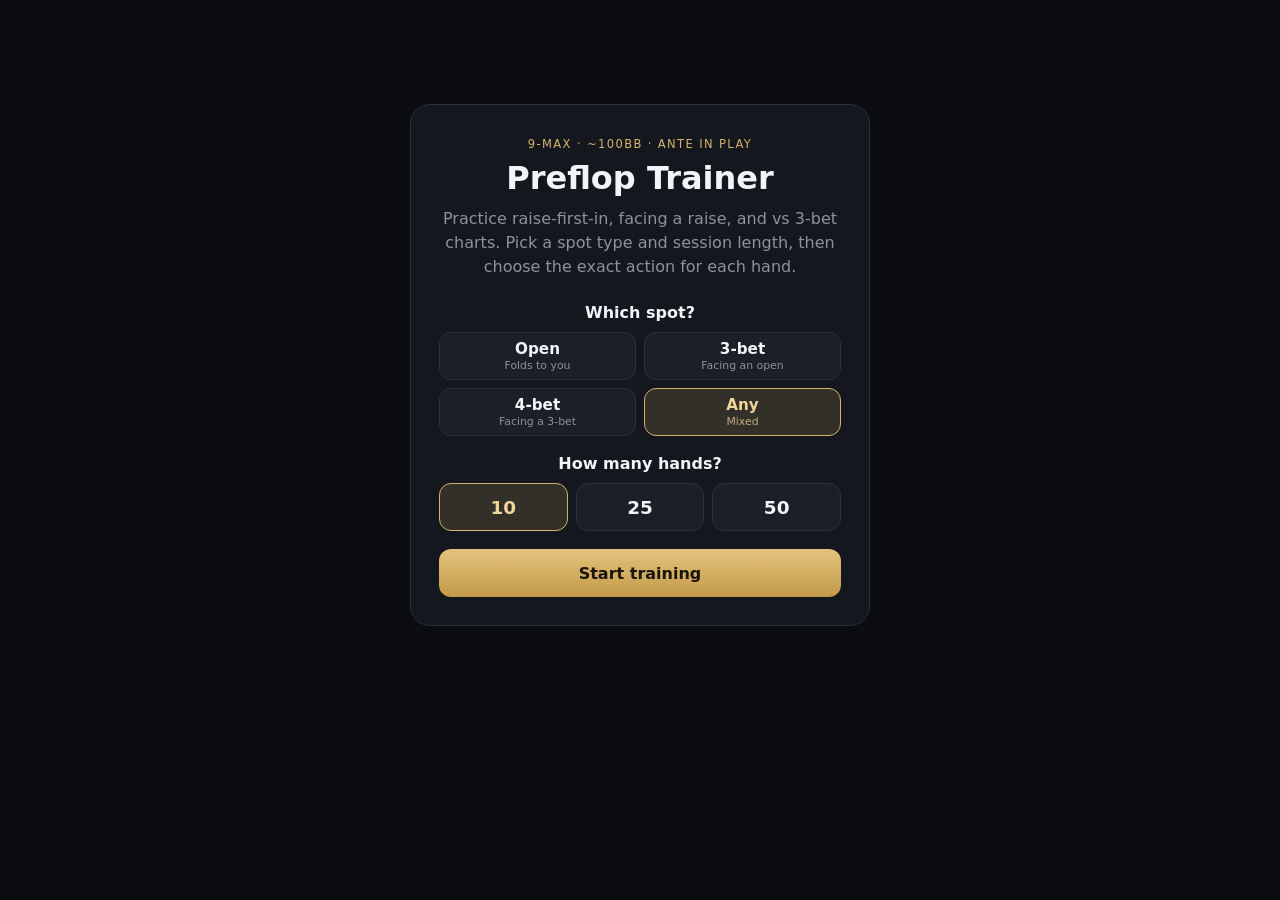
<file: poker/index.html>
<!DOCTYPE html>
<html lang="en">
  <head>
    <meta charset="UTF-8" />
    <meta
      name="viewport"
      content="width=device-width, initial-scale=1, viewport-fit=cover"
    />
    <meta name="theme-color" content="#0b0d11" />
    <title>Preflop Trainer</title>
    <link rel="stylesheet" href="./css/styles.css?v=8" />
  </head>
  <body>
    <section id="screen-welcome" class="screen screen-welcome">
      <div class="panel welcome-panel">
        <p class="eyebrow">9-max · ~100bb · ante in play</p>
        <h1>Preflop Trainer</h1>
        <p class="lede">
          Practice raise-first-in, facing a raise, and vs 3-bet charts. Pick a
          spot type and session length, then choose the exact action for each
          hand.
        </p>

        <fieldset class="picker">
          <legend>Which spot?</legend>
          <div class="mode-options">
            <label class="chip mode-chip">
              <input type="radio" name="session-mode" value="open" />
              <span>
                <strong>Open</strong>
                <em>Folds to you</em>
              </span>
            </label>
            <label class="chip mode-chip">
              <input type="radio" name="session-mode" value="3b" />
              <span>
                <strong>3-bet</strong>
                <em>Facing an open</em>
              </span>
            </label>
            <label class="chip mode-chip">
              <input type="radio" name="session-mode" value="4b" />
              <span>
                <strong>4-bet</strong>
                <em>Facing a 3-bet</em>
              </span>
            </label>
            <label class="chip mode-chip">
              <input type="radio" name="session-mode" value="any" checked />
              <span>
                <strong>Any</strong>
                <em>Mixed</em>
              </span>
            </label>
          </div>
        </fieldset>

        <fieldset class="picker">
          <legend>How many hands?</legend>
          <div class="length-options">
            <label class="chip length-chip">
              <input type="radio" name="session-length" value="10" checked />
              <span>10</span>
            </label>
            <label class="chip length-chip">
              <input type="radio" name="session-length" value="25" />
              <span>25</span>
            </label>
            <label class="chip length-chip">
              <input type="radio" name="session-length" value="50" />
              <span>50</span>
            </label>
          </div>
        </fieldset>

        <button id="start-btn" class="btn primary" type="button" disabled>
          Loading charts…
        </button>
        <p id="load-error" class="error-text" hidden></p>
      </div>
    </section>

    <section id="screen-trainer" class="screen screen-trainer" hidden>
      <header class="trainer-header">
        <div class="header-left">
          <div id="spot-title" class="spot-title">—</div>
          <div id="history-line" class="history-line"></div>
        </div>
        <div class="header-right">
          <div id="progress" class="progress">Hand 1 of 10</div>
          <div id="score" class="score">0 correct</div>
        </div>
      </header>

      <div id="table-root" class="table-root"></div>

      <div class="action-dock">
        <div id="feedback" class="feedback" hidden></div>
        <div id="action-buttons" class="action-buttons"></div>
        <button id="next-btn" class="btn primary next-btn" type="button" hidden>
          Next hand
        </button>
      </div>

      <section id="review" class="review" hidden>
        <div class="review-head">
          <h2 id="review-title" class="review-title">Chart</h2>
          <div id="review-legend" class="review-legend"></div>
        </div>
        <p class="review-note">
          Dimmed cells are never dealt — hands outside the opening range, plus
          hands that fold in every chart.
        </p>
        <div class="matrix-scroll">
          <div id="matrix-root" class="matrix-root"></div>
        </div>
      </section>
    </section>

    <section id="screen-results" class="screen screen-results" hidden>
      <div class="panel results-panel">
        <p class="eyebrow">Practice session</p>
        <h1>Session complete</h1>
        <p id="results-score" class="results-score">You got 0 / 10 correct</p>
        <p id="results-pct" class="results-pct">0%</p>
        <button id="again-btn" class="btn primary" type="button">
          Play again
        </button>
      </div>
    </section>

    <script src="./js/sizing.js?v=8"></script>
    <script src="./js/actions.js?v=8"></script>
    <script src="./js/data.js?v=8"></script>
    <script src="./js/selector.js?v=8"></script>
    <script src="./js/trainer.js?v=8"></script>
    <script src="./js/table.js?v=8"></script>
    <script src="./js/matrix.js?v=8"></script>
    <script src="./js/app.js?v=8"></script>
  </body>
</html>
</file>
<file: poker/css/styles.css>
:root {
  --bg: #0b0d11;
  --bg-2: #14171d;
  --bg-3: #1b1f26;
  --line: #2b303a;
  --rail: rgba(255, 255, 255, 0.16);
  --text: #f2f4f8;
  --muted: #8b93a1;
  --gold: #d4b46a;
  --gold-2: #f0d59a;
  --good: #57ae5b;
  --bad: #e0605b;

  --act-fold: #4a86c8;
  --act-limp: #3f9e9a;
  --act-call: #57ae5b;
  --act-bluff: #d68a2c;
  --act-value: #d3534e;

  --suit-spade: #59616f;
  --suit-heart: #cf3b3b;
  --suit-diamond: #2f6fd0;
  --suit-club: #2f9a55;

  --safe-top: env(safe-area-inset-top, 0px);
  --safe-bottom: env(safe-area-inset-bottom, 0px);
  --safe-left: env(safe-area-inset-left, 0px);
  --safe-right: env(safe-area-inset-right, 0px);
}

* {
  box-sizing: border-box;
}

html,
body {
  margin: 0;
  min-height: 100%;
  background: var(--bg);
  color: var(--text);
  font-family: "Inter", "Segoe UI", system-ui, -apple-system, sans-serif;
}

body {
  padding: calc(14px + var(--safe-top)) calc(14px + var(--safe-right))
    calc(20px + var(--safe-bottom)) calc(14px + var(--safe-left));
}

button,
input {
  font: inherit;
}

.screen {
  max-width: 900px;
  margin: 0 auto;
}

.screen[hidden] {
  display: none;
}

/* ---------- welcome / results panels ---------- */

.panel {
  max-width: 460px;
  margin: 10vh auto 0;
  background: var(--bg-2);
  border: 1px solid var(--line);
  border-radius: 20px;
  padding: 32px 28px 28px;
  text-align: center;
}

.eyebrow {
  margin: 0 0 8px;
  color: var(--gold);
  letter-spacing: 0.12em;
  text-transform: uppercase;
  font-size: 0.72rem;
}

h1 {
  margin: 0 0 10px;
  font-size: 2rem;
  font-weight: 700;
}

.lede {
  margin: 0 0 24px;
  color: var(--muted);
  line-height: 1.5;
}

.picker {
  border: 0;
  margin: 0 0 18px;
  padding: 0;
}

.picker legend {
  margin-bottom: 10px;
  font-weight: 600;
}

.mode-options {
  display: grid;
  grid-template-columns: repeat(2, 1fr);
  gap: 8px;
}

.length-options {
  display: grid;
  grid-template-columns: repeat(3, 1fr);
  gap: 8px;
}

.chip {
  display: block;
  cursor: pointer;
}

.chip input {
  position: absolute;
  opacity: 0;
  pointer-events: none;
}

.chip span {
  display: flex;
  flex-direction: column;
  align-items: center;
  justify-content: center;
  gap: 1px;
  min-height: 48px;
  padding: 6px 8px;
  border-radius: 12px;
  border: 1px solid var(--line);
  background: var(--bg-3);
  touch-action: manipulation;
}

.length-chip span {
  font-size: 1.15rem;
  font-weight: 700;
}

.mode-chip strong {
  font-size: 0.95rem;
  font-weight: 700;
}

.mode-chip em {
  color: var(--muted);
  font-size: 0.68rem;
  font-style: normal;
}

.chip input:checked + span {
  border-color: var(--gold);
  background: rgba(212, 180, 106, 0.16);
  color: var(--gold-2);
}

.chip input:checked + span em {
  color: rgba(240, 213, 154, 0.75);
}

.chip input:focus-visible + span {
  outline: 2px solid var(--gold);
  outline-offset: 2px;
}

.btn {
  appearance: none;
  border: 0;
  border-radius: 12px;
  min-height: 48px;
  padding: 0 18px;
  cursor: pointer;
  color: var(--text);
  background: var(--bg-3);
  touch-action: manipulation;
}

.btn.primary {
  width: 100%;
  background: linear-gradient(180deg, #e2c37d, #c49a48);
  color: #1b1408;
  font-weight: 700;
}

.btn.primary:disabled {
  opacity: 0.55;
  cursor: wait;
}

.btn:focus-visible {
  outline: 2px solid var(--gold-2);
  outline-offset: 2px;
}

.error-text {
  color: var(--bad);
  margin: 12px 0 0;
}

.results-score {
  font-size: 2rem;
  font-weight: 800;
  margin: 8px 0 4px;
}

.results-pct {
  color: var(--gold);
  font-size: 1.3rem;
  margin: 0 0 24px;
}

/* ---------- trainer header ---------- */

.trainer-header {
  display: flex;
  justify-content: space-between;
  align-items: flex-start;
  gap: 16px;
  margin-bottom: 6px;
}

.spot-title {
  font-weight: 700;
  font-size: 1.05rem;
  letter-spacing: 0.01em;
}

.history-line {
  margin-top: 2px;
  color: var(--muted);
  font-size: 0.85rem;
}

.header-right {
  text-align: right;
  flex: none;
}

.progress {
  color: var(--text);
  font-size: 0.85rem;
  font-variant-numeric: tabular-nums;
}

.score {
  margin-top: 2px;
  color: var(--muted);
  font-size: 0.8rem;
}

/* ---------- felt ---------- */

.table-root {
  padding: 18px 74px 26px;
  overflow: visible;
}

.felt {
  position: relative;
  width: 100%;
  aspect-ratio: 1.75 / 1;
}

.felt-rail {
  position: absolute;
  inset: 0;
  border: 1px solid var(--rail);
  border-radius: 50%;
}

.pot-info {
  position: absolute;
  left: 50%;
  top: 50%;
  transform: translate(-50%, -50%);
  text-align: center;
  line-height: 1.3;
  white-space: nowrap;
}

.pot-stack {
  display: inline-flex;
  align-items: center;
  gap: 5px;
  color: var(--muted);
  font-size: 0.8rem;
  cursor: help;
}

.info-dot {
  display: inline-grid;
  place-items: center;
  width: 13px;
  height: 13px;
  border: 1px solid currentColor;
  border-radius: 50%;
  font-size: 0.6rem;
  font-style: italic;
}

.pot-main {
  display: flex;
  align-items: baseline;
  justify-content: center;
  gap: 8px;
  margin-top: 1px;
}

.pot-main strong {
  font-size: 1.35rem;
  font-weight: 700;
  font-variant-numeric: tabular-nums;
}

.pot-odds {
  color: var(--muted);
  font-size: 0.85rem;
  font-variant-numeric: tabular-nums;
}

.pot-sub {
  color: var(--muted);
  font-size: 0.82rem;
  font-variant-numeric: tabular-nums;
}

/* ---------- seats ---------- */

.seat {
  position: absolute;
  display: flex;
  align-items: center;
  gap: 5px;
  transform: translate(-50%, -50%);
}

.seat.side-right {
  flex-direction: row-reverse;
}

.pod {
  position: relative;
  flex: none;
  display: grid;
  place-items: center;
  width: 58px;
  height: 46px;
  border: 1px solid var(--line);
  border-radius: 40%;
  background: #15181e;
  line-height: 1.15;
}

.pod-pos {
  font-size: 0.72rem;
  font-weight: 700;
  letter-spacing: 0.02em;
}

.pod-stack {
  font-size: 0.7rem;
  color: #c3cad6;
  font-variant-numeric: tabular-nums;
}

.seat.is-hero .pod {
  border-color: #2ea3a5;
  border-width: 2px;
  background: #101a1c;
}

.seat.is-villain .pod {
  border-color: #6b7382;
}

.seat.is-folded {
  opacity: 0.4;
}

.seat.is-folded .pod-pos,
.seat.is-folded .pod-stack {
  color: var(--muted);
}

.seat-hand {
  flex: none;
  display: flex;
  gap: 2px;
}

.muck {
  display: block;
  width: 15px;
  height: 21px;
  border-radius: 3px;
  background: repeating-linear-gradient(
    -45deg,
    #23272f,
    #23272f 2px,
    #1a1d23 2px,
    #1a1d23 4px
  );
  border: 1px solid #2f343d;
}

.dealer-btn {
  position: absolute;
  display: grid;
  place-items: center;
  width: 17px;
  height: 17px;
  border-radius: 50%;
  background: #f4f5f7;
  color: #14171d;
  font-size: 0.6rem;
  font-weight: 800;
}

.dealer-btn.at-top {
  left: 50%;
  top: -21px;
  transform: translateX(-50%);
}

.dealer-btn.at-bottom {
  left: 50%;
  bottom: -21px;
  transform: translateX(-50%);
}

.dealer-btn.at-left {
  left: -21px;
  top: 50%;
  transform: translateY(-50%);
}

.dealer-btn.at-right {
  right: -21px;
  top: 50%;
  transform: translateY(-50%);
}

/* ---------- cards ---------- */

.card {
  position: relative;
  display: grid;
  place-items: center;
  width: 34px;
  height: 46px;
  border-radius: 5px;
  border: 1px solid rgba(255, 255, 255, 0.14);
  color: #fff;
  font-weight: 800;
  line-height: 1;
}

.hero-hand .card {
  width: 40px;
  height: 54px;
  border-radius: 6px;
}

.card-rank {
  font-size: 1.15rem;
}

.hero-hand .card-rank {
  font-size: 1.45rem;
}

.card-suit {
  position: absolute;
  right: 3px;
  bottom: 2px;
  font-size: 0.6rem;
  font-weight: 400;
  opacity: 0.6;
}

.suit-spade {
  background: var(--suit-spade);
}

.suit-heart {
  background: var(--suit-heart);
}

.suit-diamond {
  background: var(--suit-diamond);
}

.suit-club {
  background: var(--suit-club);
}

/* ---------- bets ---------- */

.bet {
  position: absolute;
  display: flex;
  align-items: center;
  gap: 5px;
  transform: translate(-50%, -50%);
  font-size: 0.78rem;
  font-variant-numeric: tabular-nums;
  white-space: nowrap;
}

.bet.is-dead {
  opacity: 0.45;
}

.chip-dot {
  width: 11px;
  height: 11px;
  border-radius: 50%;
  box-shadow: inset 0 0 0 2px rgba(0, 0, 0, 0.35);
}

.chip-white {
  background: #6fd4ea;
}

.chip-blue {
  background: #3f7fd0;
}

.chip-green {
  background: #4bb45f;
}

.chip-red {
  background: #d3534e;
}

.bet-tag {
  color: var(--muted);
  font-size: 0.62rem;
  font-weight: 700;
  letter-spacing: 0.06em;
  text-transform: uppercase;
}

/* ---------- action dock ---------- */

.action-dock {
  display: flex;
  flex-direction: column;
  gap: 10px;
}

.feedback {
  min-height: 38px;
  display: flex;
  align-items: center;
  justify-content: center;
  border-radius: 10px;
  font-weight: 700;
  font-size: 0.92rem;
  padding: 8px 12px;
  text-align: center;
}

.feedback[hidden],
.next-btn[hidden] {
  display: none !important;
}

.feedback.good {
  background: rgba(87, 174, 91, 0.16);
  color: #7ed083;
}

.feedback.bad {
  background: rgba(224, 96, 91, 0.16);
  color: #ff9a95;
}

.action-buttons {
  display: grid;
  grid-template-columns: repeat(auto-fit, minmax(160px, 1fr));
  gap: 8px;
}

.act-btn {
  position: relative;
  appearance: none;
  border: 0;
  border-radius: 6px;
  min-height: 58px;
  padding: 8px 14px;
  display: flex;
  flex-direction: column;
  align-items: center;
  justify-content: center;
  gap: 2px;
  cursor: pointer;
  color: #fff;
  font-weight: 700;
  letter-spacing: 0.04em;
  touch-action: manipulation;
  transition: filter 120ms ease, opacity 120ms ease;
}

.act-btn:hover:not(:disabled) {
  filter: brightness(1.12);
}

.act-label {
  font-size: 0.92rem;
}

.act-size {
  font-size: 0.78rem;
  font-weight: 600;
  opacity: 0.85;
  font-variant-numeric: tabular-nums;
}

.act-key {
  position: absolute;
  left: 7px;
  top: 6px;
  font-size: 0.62rem;
  font-weight: 700;
  opacity: 0.55;
}

.act-btn.act-fold {
  background: var(--act-fold);
}

.act-btn.act-limp {
  background: var(--act-limp);
}

.act-btn.act-call {
  background: var(--act-call);
}

.act-btn.act-bluff {
  background: var(--act-bluff);
}

.act-btn.act-value {
  background: var(--act-value);
}

.act-btn:disabled {
  cursor: default;
}

.act-btn.is-settled {
  opacity: 0.32;
}

.act-btn.is-correct {
  opacity: 1;
  box-shadow: 0 0 0 2px #fff;
}

.act-btn.is-wrong {
  opacity: 0.85;
  box-shadow: 0 0 0 2px rgba(255, 255, 255, 0.28);
}

.act-btn.is-correct .act-label::after {
  content: " ✓";
}

.act-btn.is-wrong .act-label::after {
  content: " ✗";
}

.next-btn {
  width: 100%;
}

/* ---------- review ---------- */

.review {
  margin-top: 18px;
  background: var(--bg-2);
  border: 1px solid var(--line);
  border-radius: 14px;
  padding: 14px;
}

.review[hidden] {
  display: none;
}

.review-head {
  display: flex;
  flex-wrap: wrap;
  align-items: baseline;
  gap: 8px 16px;
  margin-bottom: 10px;
}

.review-title {
  margin: 0;
  font-size: 0.95rem;
  font-weight: 700;
}

.review-legend {
  display: flex;
  flex-wrap: wrap;
  gap: 4px 14px;
  font-size: 0.75rem;
  color: var(--muted);
}

.legend-item {
  display: inline-flex;
  align-items: center;
  gap: 6px;
}

.legend-swatch {
  width: 11px;
  height: 11px;
  border-radius: 3px;
  background: var(--bg-3);
}

.legend-item.act-fold .legend-swatch {
  background: var(--act-fold);
}

.legend-item.act-limp .legend-swatch {
  background: var(--act-limp);
}

.legend-item.act-call .legend-swatch {
  background: var(--act-call);
}

.legend-item.act-bluff .legend-swatch {
  background: var(--act-bluff);
}

.legend-item.act-value .legend-swatch {
  background: var(--act-value);
}

.legend-share {
  margin-left: 5px;
  color: #6f7887;
  font-variant-numeric: tabular-nums;
}

.review-note {
  margin: 0 0 10px;
  color: #6f7887;
  font-size: 0.72rem;
}

.matrix-scroll {
  overflow-x: auto;
  -webkit-overflow-scrolling: touch;
}

.hand-matrix {
  width: 100%;
  border-collapse: collapse;
  table-layout: fixed;
  font-size: 0.6rem;
  min-width: 420px;
}

.hand-matrix th {
  color: var(--muted);
  font-weight: 600;
  padding: 2px 0;
}

.hand-matrix .cell {
  text-align: center;
  padding: 4px 0;
  border: 1px solid #0f1216;
  color: rgba(255, 255, 255, 0.82);
  background: var(--bg-3);
}

.hand-matrix .cell.act-fold {
  background: #2f4a68;
}

.hand-matrix .cell.act-limp {
  background: #24544f;
}

.hand-matrix .cell.act-call {
  background: #2f5f33;
}

.hand-matrix .cell.act-bluff {
  background: #7a4f16;
}

.hand-matrix .cell.act-value {
  background: #7a2f2c;
}

.hand-matrix .cell.not-dealt {
  filter: grayscale(0.85) brightness(0.55);
  color: rgba(255, 255, 255, 0.45);
}

.hand-matrix .cell.current {
  outline: 2px solid var(--gold-2);
  outline-offset: -2px;
  color: #fff;
  font-weight: 800;
}

/* ---------- responsive ---------- */

@media (max-width: 860px) {
  .table-root {
    padding: 14px 58px 22px;
  }

  .pod {
    width: 50px;
    height: 40px;
  }

  .pod-pos,
  .pod-stack {
    font-size: 0.64rem;
  }

  .card {
    width: 28px;
    height: 38px;
  }

  .card-rank {
    font-size: 0.95rem;
  }

  .hero-hand .card {
    width: 34px;
    height: 46px;
  }

  .hero-hand .card-rank {
    font-size: 1.2rem;
  }

  .muck {
    width: 12px;
    height: 17px;
  }
}

@media (max-width: 620px) {
  body {
    padding: calc(10px + var(--safe-top)) calc(10px + var(--safe-right))
      calc(16px + var(--safe-bottom)) calc(10px + var(--safe-left));
  }

  .panel {
    margin-top: 6vh;
    padding: 24px 18px 20px;
  }

  .trainer-header {
    gap: 10px;
  }

  .spot-title {
    font-size: 0.95rem;
  }

  .history-line {
    font-size: 0.78rem;
  }

  .table-root {
    padding: 10px 34px 18px;
  }

  /* Nine seats need vertical room once the felt gets narrow, so the oval
     becomes much rounder rather than letting the pods collide. */
  .felt {
    aspect-ratio: 1.05 / 1;
  }

  .pod {
    width: 44px;
    height: 34px;
  }

  .pod-pos,
  .pod-stack {
    font-size: 0.58rem;
  }

  .seat {
    gap: 3px;
  }

  .seat-hand {
    gap: 1px;
  }

  .muck {
    width: 10px;
    height: 14px;
  }

  .hero-hand .card {
    width: 30px;
    height: 42px;
  }

  .hero-hand .card-rank {
    font-size: 1.05rem;
  }

  .dealer-btn {
    width: 15px;
    height: 15px;
  }

  .dealer-btn.at-left {
    left: -17px;
  }

  .dealer-btn.at-right {
    right: -17px;
  }

  .dealer-btn.at-top {
    top: -17px;
  }

  .dealer-btn.at-bottom {
    bottom: -17px;
  }

  .bet {
    font-size: 0.68rem;
    gap: 3px;
  }

  .chip-dot {
    width: 9px;
    height: 9px;
  }

  .bet-tag {
    display: none;
  }

  .pot-main strong {
    font-size: 1.05rem;
  }

  .pot-stack,
  .pot-sub {
    font-size: 0.7rem;
  }

  .action-buttons {
    grid-template-columns: repeat(2, 1fr);
  }

  .act-btn {
    min-height: 52px;
  }

  .act-label {
    font-size: 0.8rem;
  }

  .hand-matrix {
    font-size: 0.52rem;
    min-width: 340px;
  }
}
</file>
